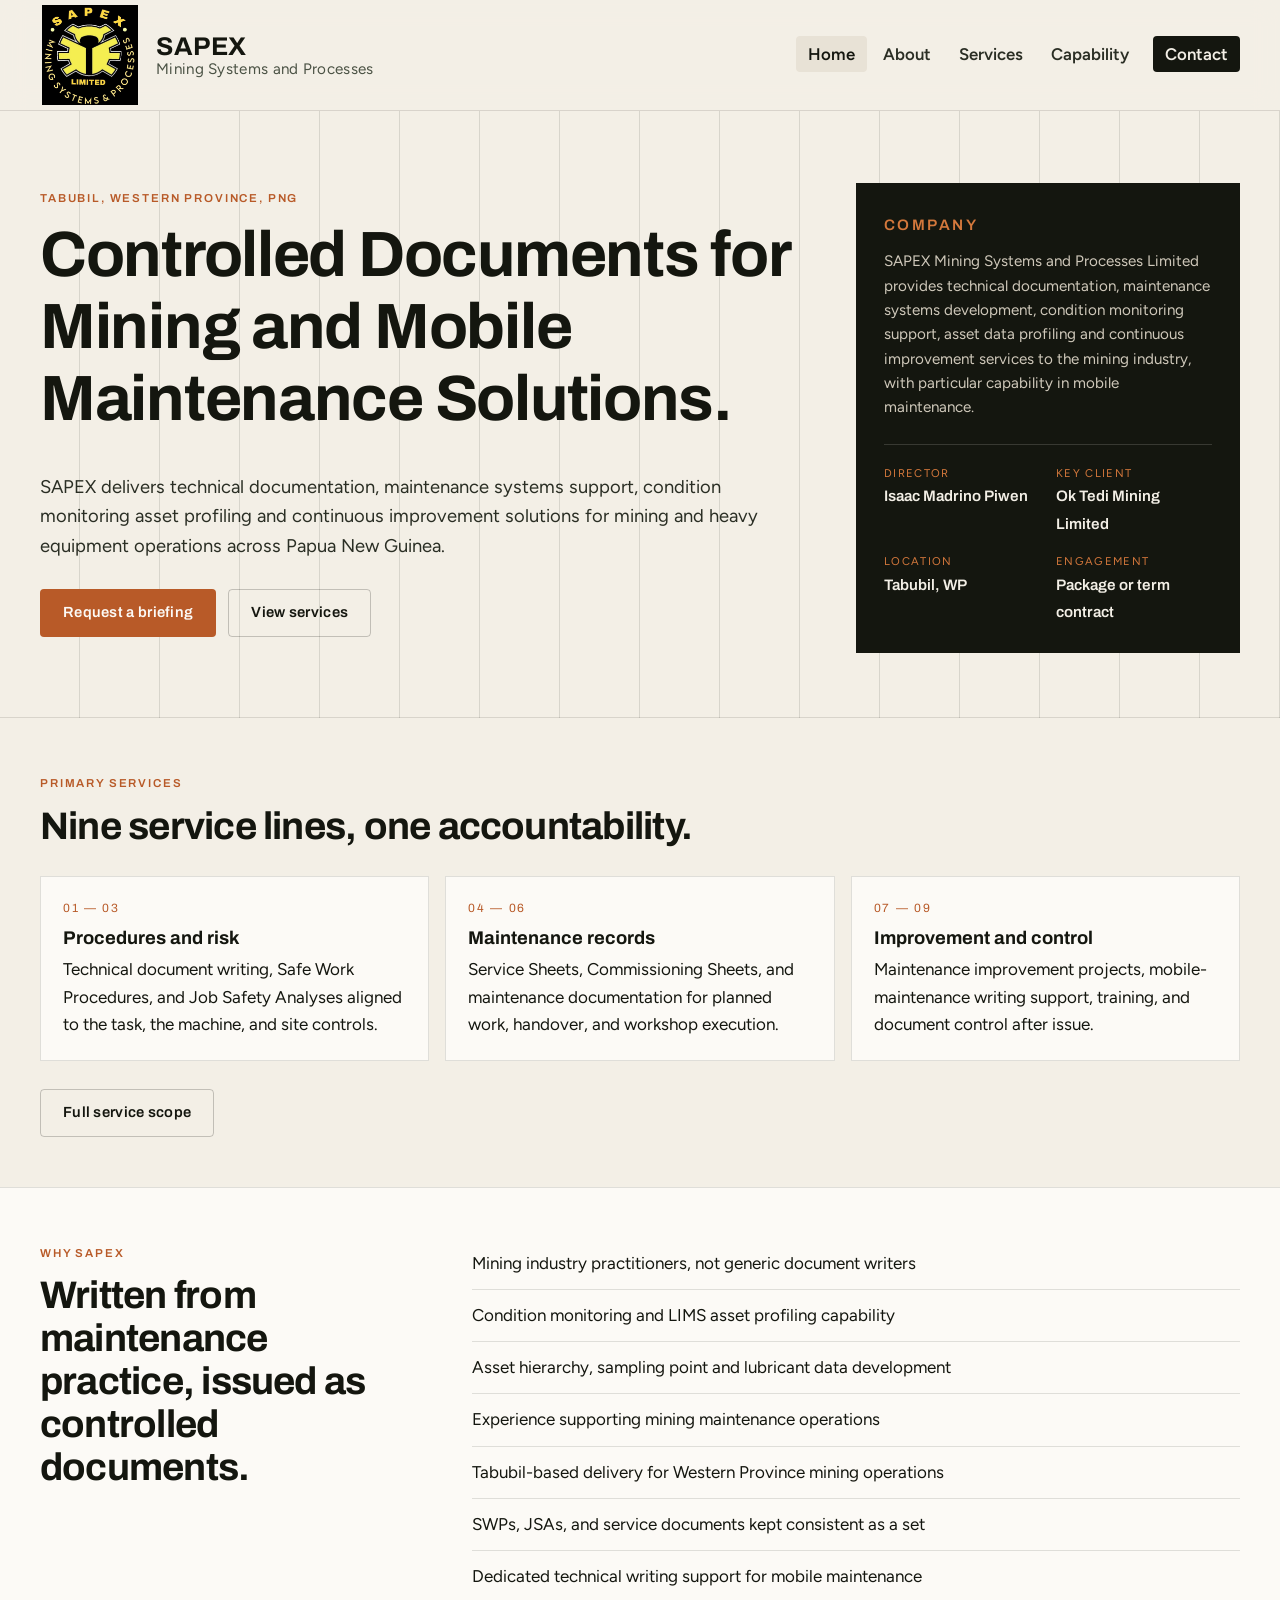
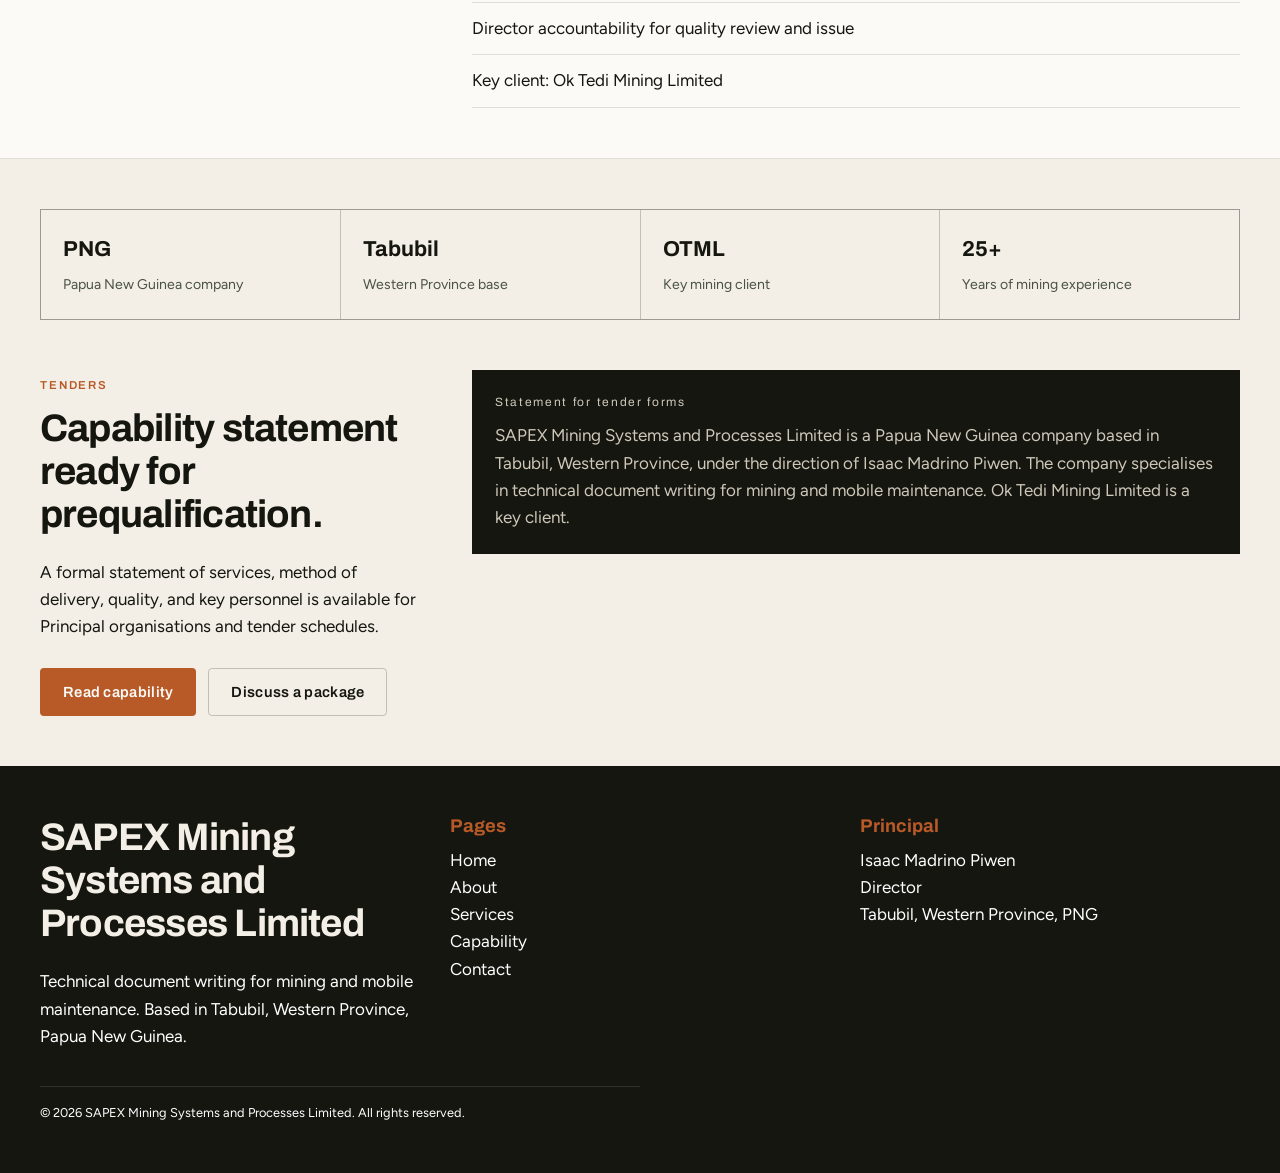
<file: index.html>
<!DOCTYPE html>
<html lang="en-PG">
<head>
  <meta charset="utf-8">
  <meta name="viewport" content="width=device-width, initial-scale=1">
  <title>SAPEX Mining Systems and Processes Limited</title>
  <meta name="description" content="Papua New Guinea technical document writing for mining and mobile maintenance: SWPs, JSAs, service sheets, commissioning sheets, and document control. Based in Tabubil.">
  <link rel="icon" href="assets/img/logo.svg" type="image/svg+xml">
  <link rel="preconnect" href="https://fonts.googleapis.com">
  <link rel="preconnect" href="https://fonts.gstatic.com" crossorigin>
  <link href="https://fonts.googleapis.com/css2?family=Archivo:wght@600;700&family=Figtree:wght@400;600&display=swap" rel="stylesheet">
  <link rel="stylesheet" href="assets/css/styles.css">
</head>
<body>
  <header class="site-header" id="site-header"></header>

  <main>
    <section class="hero">
      <div class="wrap hero-grid">
        <div>
          <p class="eyebrow">Tabubil, Western Province, PNG</p>
          <h1>Controlled Documents for Mining and Mobile Maintenance Solutions.</h1>
          <p class="lede">SAPEX delivers technical documentation, maintenance systems support, condition monitoring asset profiling and continuous improvement solutions for mining and heavy equipment operations across Papua New Guinea.</p>
          <div class="btn-row">
            <a class="btn btn-primary" href="contact.html">Request a briefing</a>
            <a class="btn btn-ghost" href="services.html">View services</a>
          </div>
        </div>
        <aside class="hero-panel">
          <div>
            <p class="eyebrow" style="color:#d4783c">Company</p>
            <p>SAPEX Mining Systems and Processes Limited provides technical documentation, maintenance systems development, condition monitoring support, asset data profiling and continuous improvement services to the mining industry, with particular capability in mobile maintenance.</p>
          </div>
          <div class="hero-meta">
            <div><span>Director</span><strong>Isaac Madrino Piwen</strong></div>
            <div><span>Key client</span><strong>Ok Tedi Mining Limited</strong></div>
            <div><span>Location</span><strong>Tabubil, WP</strong></div>
            <div><span>Engagement</span><strong>Package or term contract</strong></div>
          </div>
        </aside>
      </div>
    </section>

    <section class="section">
      <div class="wrap">
        <p class="eyebrow">Primary services</p>
        <h2>Nine service lines, one accountability.</h2>
        <div class="cards" style="margin-top:28px">
          <article class="card">
            <p class="num">01 — 03</p>
            <h3>Procedures and risk</h3>
            <p>Technical document writing, Safe Work Procedures, and Job Safety Analyses aligned to the task, the machine, and site controls.</p>
          </article>
          <article class="card">
            <p class="num">04 — 06</p>
            <h3>Maintenance records</h3>
            <p>Service Sheets, Commissioning Sheets, and maintenance documentation for planned work, handover, and workshop execution.</p>
          </article>
          <article class="card">
            <p class="num">07 — 09</p>
            <h3>Improvement and control</h3>
            <p>Maintenance improvement projects, mobile-maintenance writing support, training, and document control after issue.</p>
          </article>
        </div>
        <div class="btn-row">
          <a class="btn btn-ghost" href="services.html">Full service scope</a>
        </div>
      </div>
    </section>

<section class="section section-muted">
  <div class="wrap split">

    <div>
      <p class="eyebrow">Why SAPEX</p>
      <h2>Written from maintenance practice, issued as controlled documents.</h2>
    </div>

    <div>
      <ul class="list-plain">
        <li><span>Mining industry practitioners, not generic document writers</span></li>
        <li><span>Condition monitoring and LIMS asset profiling capability</span></li>
        <li><span>Asset hierarchy, sampling point and lubricant data development</span></li>
        <li><span>Experience supporting mining maintenance operations</span></li>
        <li><span>Tabubil-based delivery for Western Province mining operations</span></li>
        <li><span>SWPs, JSAs, and service documents kept consistent as a set</span></li>
        <li><span>Dedicated technical writing support for mobile maintenance</span></li>
        <li><span>Director accountability for quality review and issue</span></li>
        <li><span>Key client: Ok Tedi Mining Limited</span></li>
      </ul>
    </div>

  </div>
</section>

<section class="section">
  <div class="wrap">
    <div class="stat-row">
      <div class="stat"><b>PNG</b><span>Papua New Guinea company</span></div>
      <div class="stat"><b>Tabubil</b><span>Western Province base</span></div>
      <div class="stat"><b>OTML</b><span>Key mining client</span></div>
      <div class="stat"><b>25+</b><span>Years of mining experience</span></div>
    </div>
  </div>
</section>
      <section class="section" style="padding-top:0">
<div class="wrap split">
        <div>
          <p class="eyebrow">Tenders</p>
          <h2>Capability statement ready for prequalification.</h2>
          <p>A formal statement of services, method of delivery, quality, and key personnel is available for Principal organisations and tender schedules.</p>
          <div class="btn-row">
            <a class="btn btn-primary" href="capability.html">Read capability</a>
            <a class="btn btn-ghost" href="contact.html">Discuss a package</a>
          </div>
        </div>
        <article class="card card-dark">
          <p class="num">Statement for tender forms</p>
          <p>SAPEX Mining Systems and Processes Limited is a Papua New Guinea company based in Tabubil, Western Province, under the direction of Isaac Madrino Piwen. The company specialises in technical document writing for mining and mobile maintenance. Ok Tedi Mining Limited is a key client.</p>
        </article>
      </div>
    </section>
  </main>

  <footer class="site-footer" id="site-footer"></footer>
  <script src="assets/js/main.js"></script>
</body>
</html>
</file>
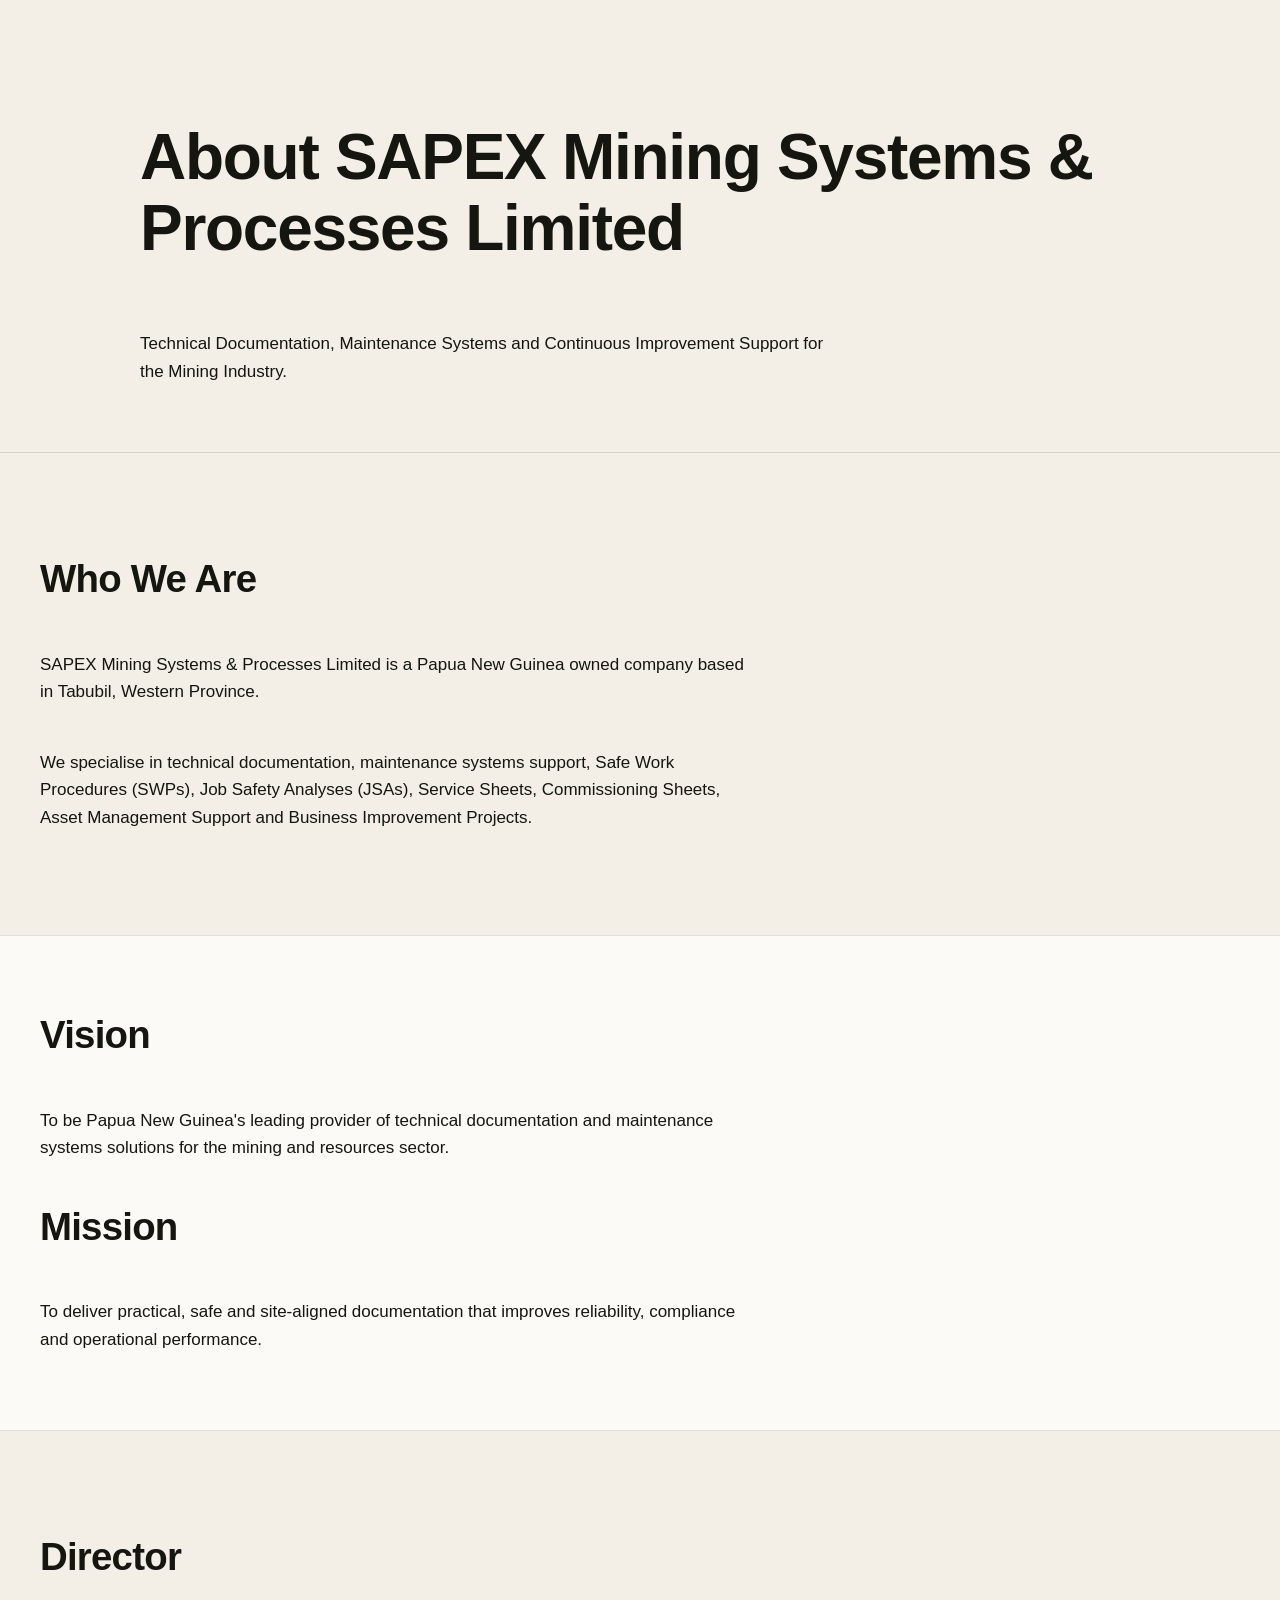
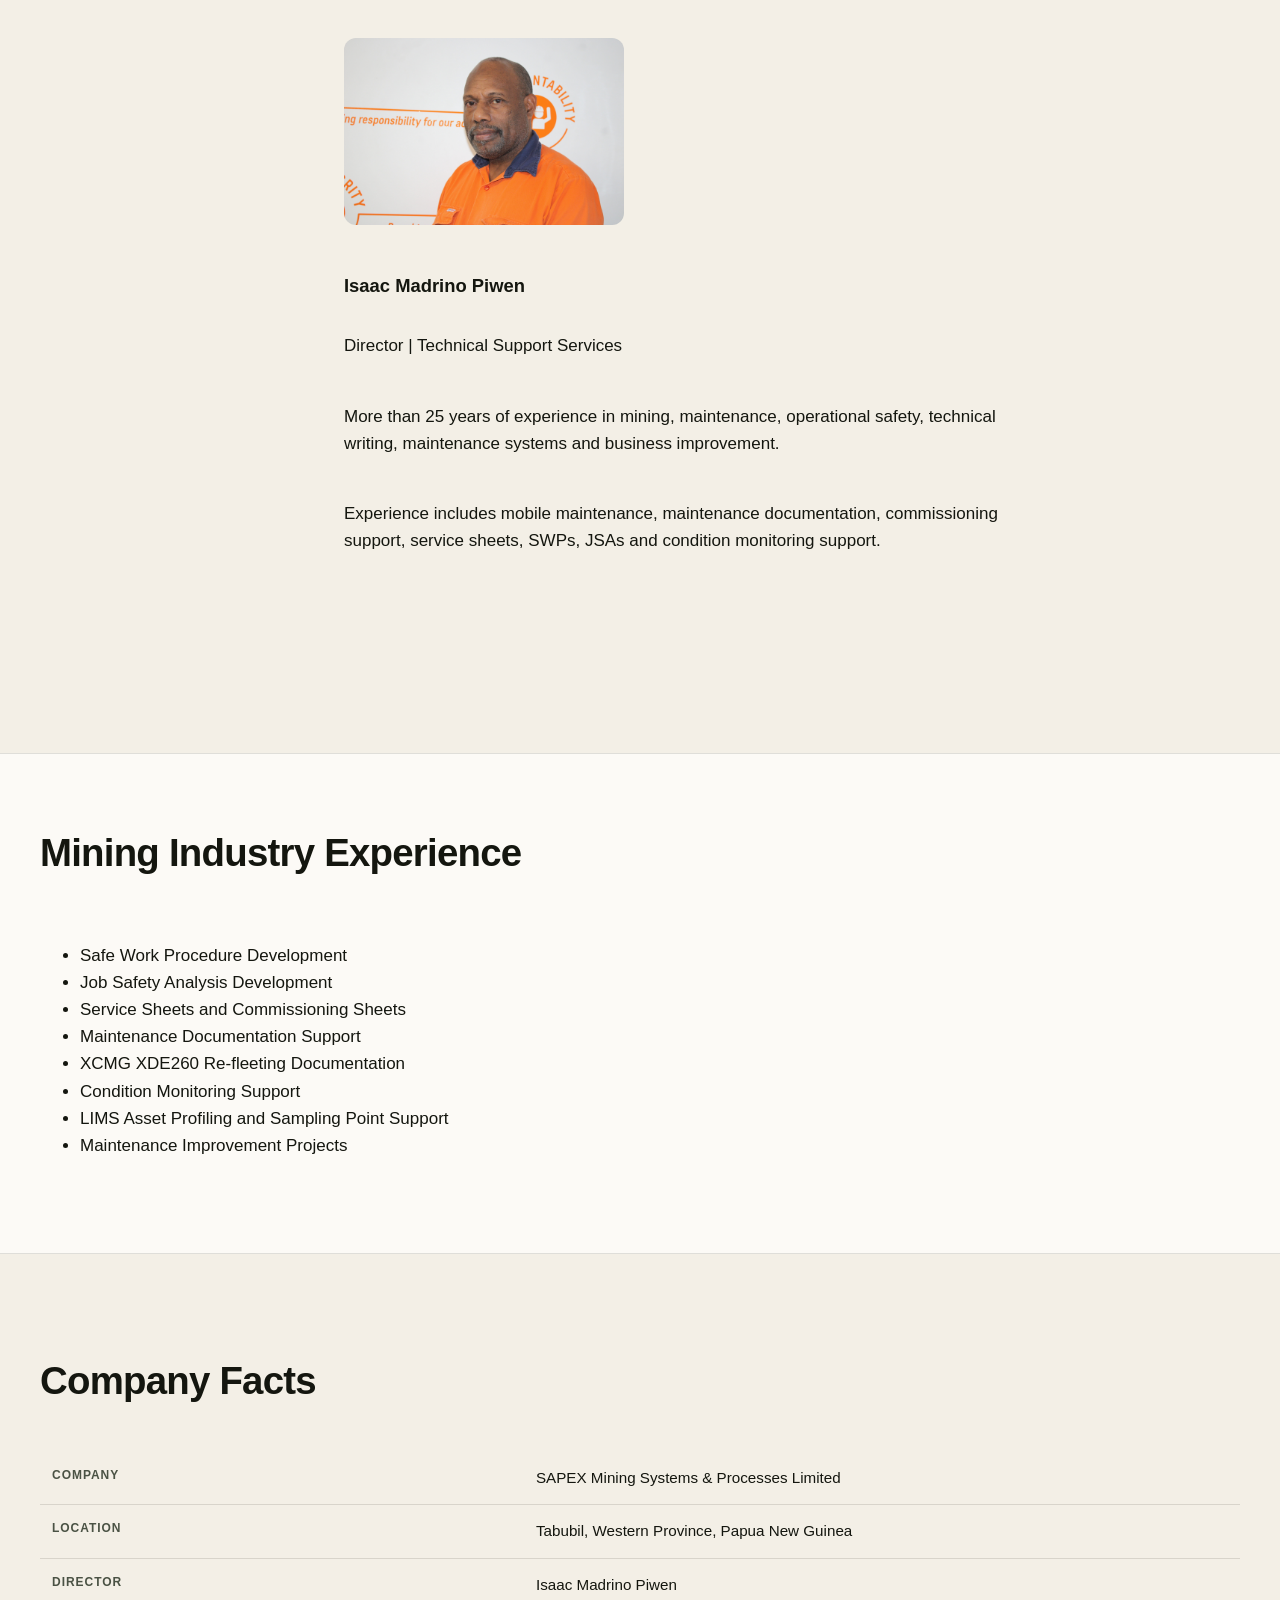
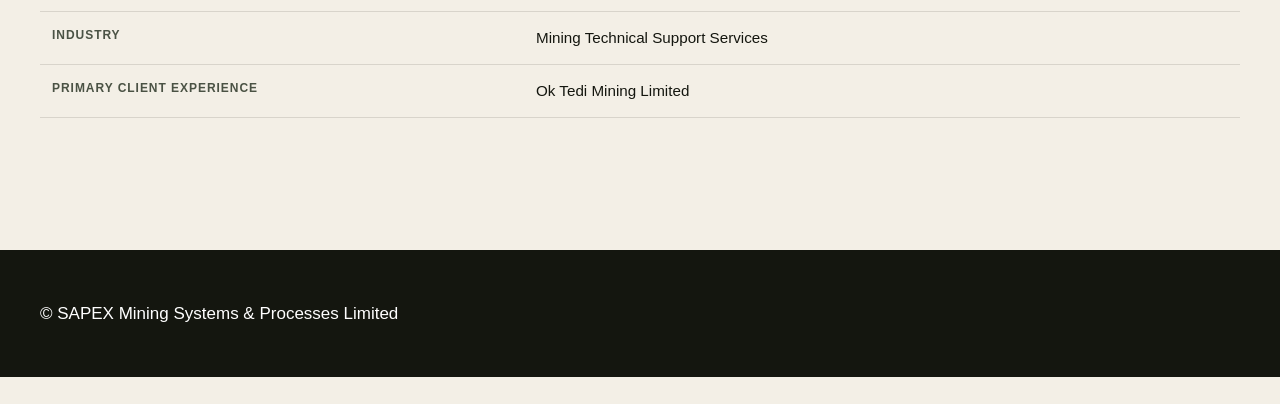
<file: about.html>
<!DOCTYPE html>
<html lang="en-PG">
 
<head>
<meta charset="UTF-8">
<meta name="viewport" content="width=device-width, initial-scale=1.0">
 
<title>About SAPEX</title>
 
<link rel="stylesheet" href="assets/css/styles.css">
</head>
 
<body>

<main>
 
<section class="page-hero">
<div class="wrap">
 
<h1>About SAPEX Mining Systems & Processes Limited</h1>
 
<p>
Technical Documentation, Maintenance Systems and
Continuous Improvement Support for the Mining Industry.
</p>
 
</div>
</section>
 
<section class="section">
<div class="wrap">
 
<h2>Who We Are</h2>
 
<p>
SAPEX Mining Systems & Processes Limited is a Papua New
Guinea owned company based in Tabubil, Western Province.
</p>
 
<p>
We specialise in technical documentation, maintenance
systems support, Safe Work Procedures (SWPs), Job Safety
Analyses (JSAs), Service Sheets, Commissioning Sheets,
Asset Management Support and Business Improvement Projects.
</p>
 
</div>
</section>
 
<section class="section section-muted">
<div class="wrap">
 
<h2>Vision</h2>
 
<p>
To be Papua New Guinea's leading provider of technical
documentation and maintenance systems solutions for the
mining and resources sector.
</p>
 
<h2>Mission</h2>
 
<p>
To deliver practical, safe and site-aligned documentation
that improves reliability, compliance and operational
performance.
</p>
 
</div>
</section>
 
<section class="section">
<div class="wrap">
 
<h2>Director</h2>
 
<div class="director-profile">
 
<img src="assets/img/isaac-piwen.jpg"
alt="Isaac Madrino Piwen">
 
<div>
 
<h3>Isaac Madrino Piwen</h3>
 
<p>
Director | Technical Support Services
</p>
 
<p>
More than 25 years of experience in mining,
maintenance, operational safety, technical writing,
maintenance systems and business improvement.
</p>
 
<p>
Experience includes mobile maintenance,
maintenance documentation, commissioning support,
service sheets, SWPs, JSAs and condition
monitoring support.
</p>
 
</div>
 
</div>
 
</div>
</section>
 
<section class="section section-muted">
<div class="wrap">
 
<h2>Mining Industry Experience</h2>
 
<ul>
<li>Safe Work Procedure Development</li>
<li>Job Safety Analysis Development</li>
<li>Service Sheets and Commissioning Sheets</li>
<li>Maintenance Documentation Support</li>
<li>XCMG XDE260 Re-fleeting Documentation</li>
<li>Condition Monitoring Support</li>
<li>LIMS Asset Profiling and Sampling Point Support</li>
<li>Maintenance Improvement Projects</li>
</ul>
 
</div>
</section>
 
<section class="section">
<div class="wrap">
 
<h2>Company Facts</h2>
 
<table>
 
<tr>
<th>Company</th>
<td>SAPEX Mining Systems & Processes Limited</td>
</tr>
 
<tr>
<th>Location</th>
<td>Tabubil, Western Province, Papua New Guinea</td>
</tr>
 
<tr>
<th>Director</th>
<td>Isaac Madrino Piwen</td>
</tr>
 
<tr>
<th>Industry</th>
<td>Mining Technical Support Services</td>
</tr>
 
<tr>
<th>Primary Client Experience</th>
<td>Ok Tedi Mining Limited</td>
</tr>
 
</table>
 
</div>
</section>
 
</main>
 
<footer class="site-footer">
<div class="wrap">
<p>
© SAPEX Mining Systems & Processes Limited
</p>
</div>
</footer>
 
<script src="assets/js/main.js"></script>
 
</body>
 
</html>
</file>
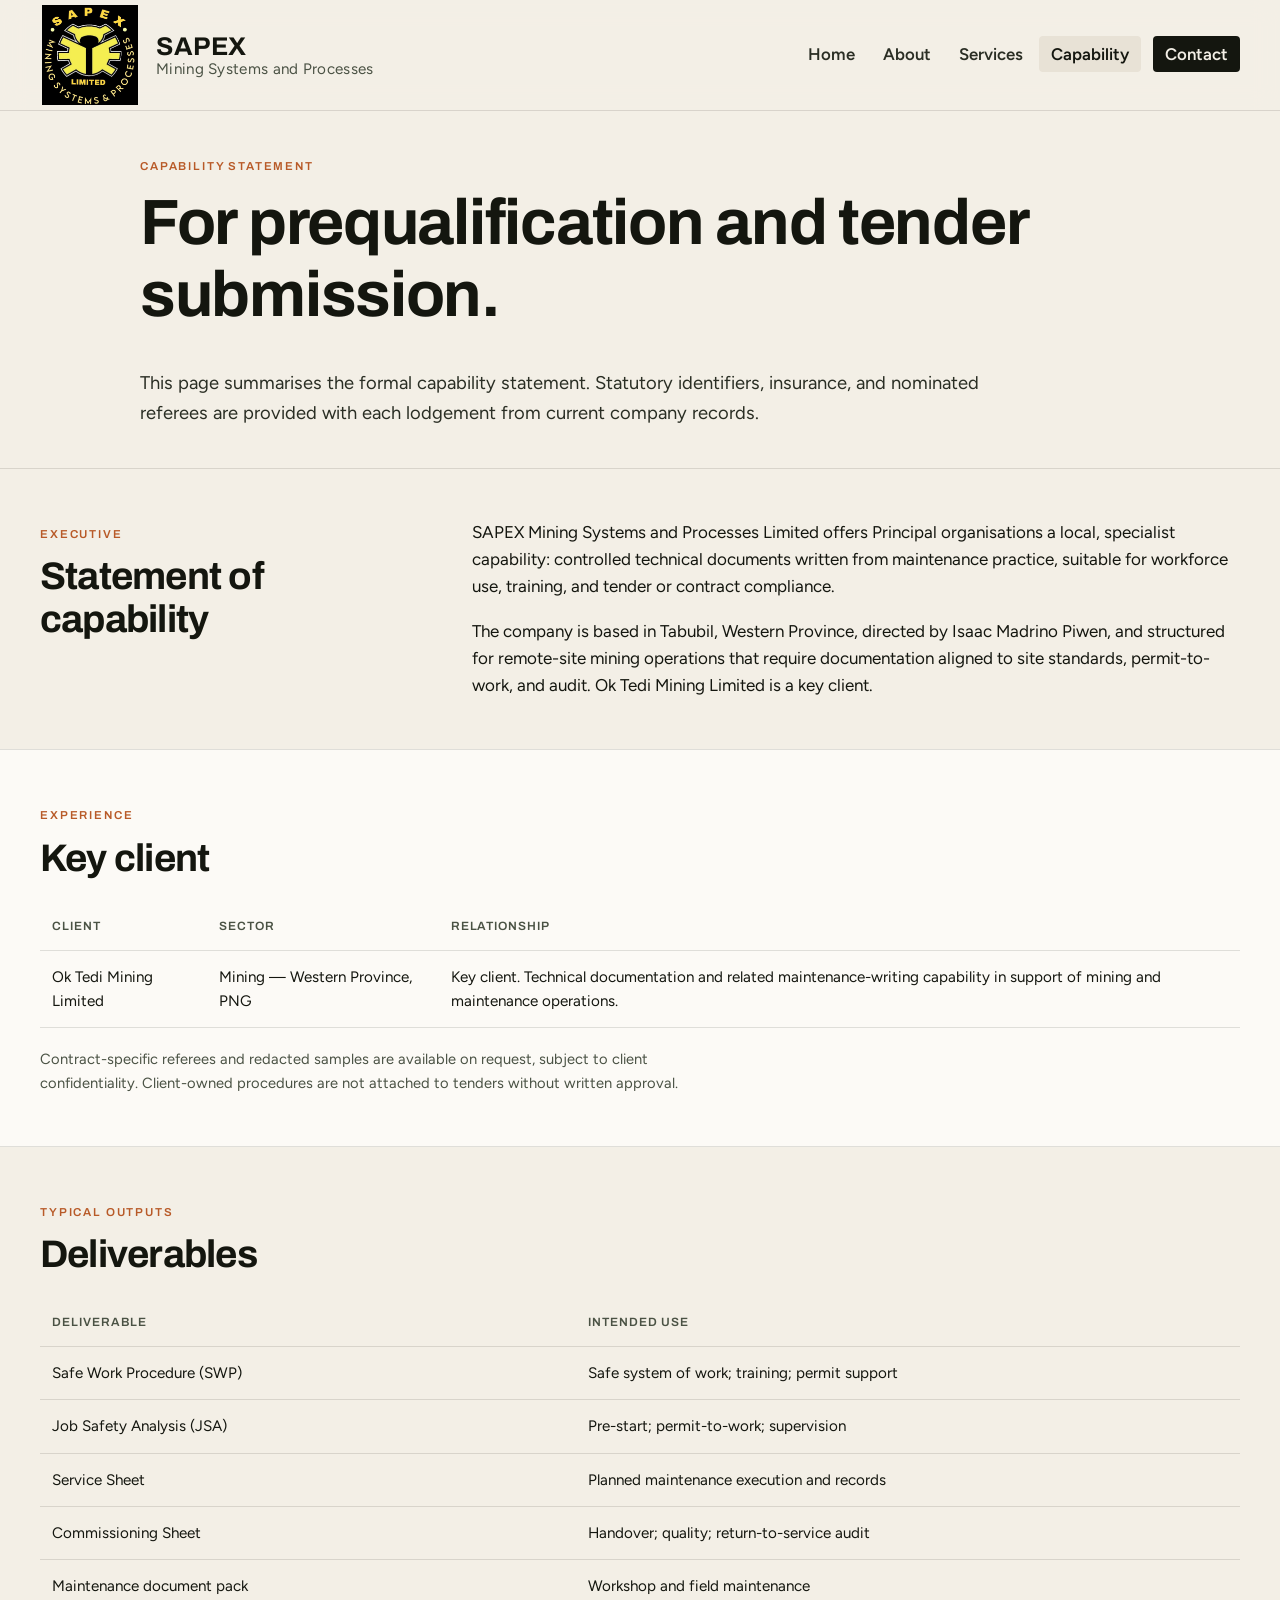
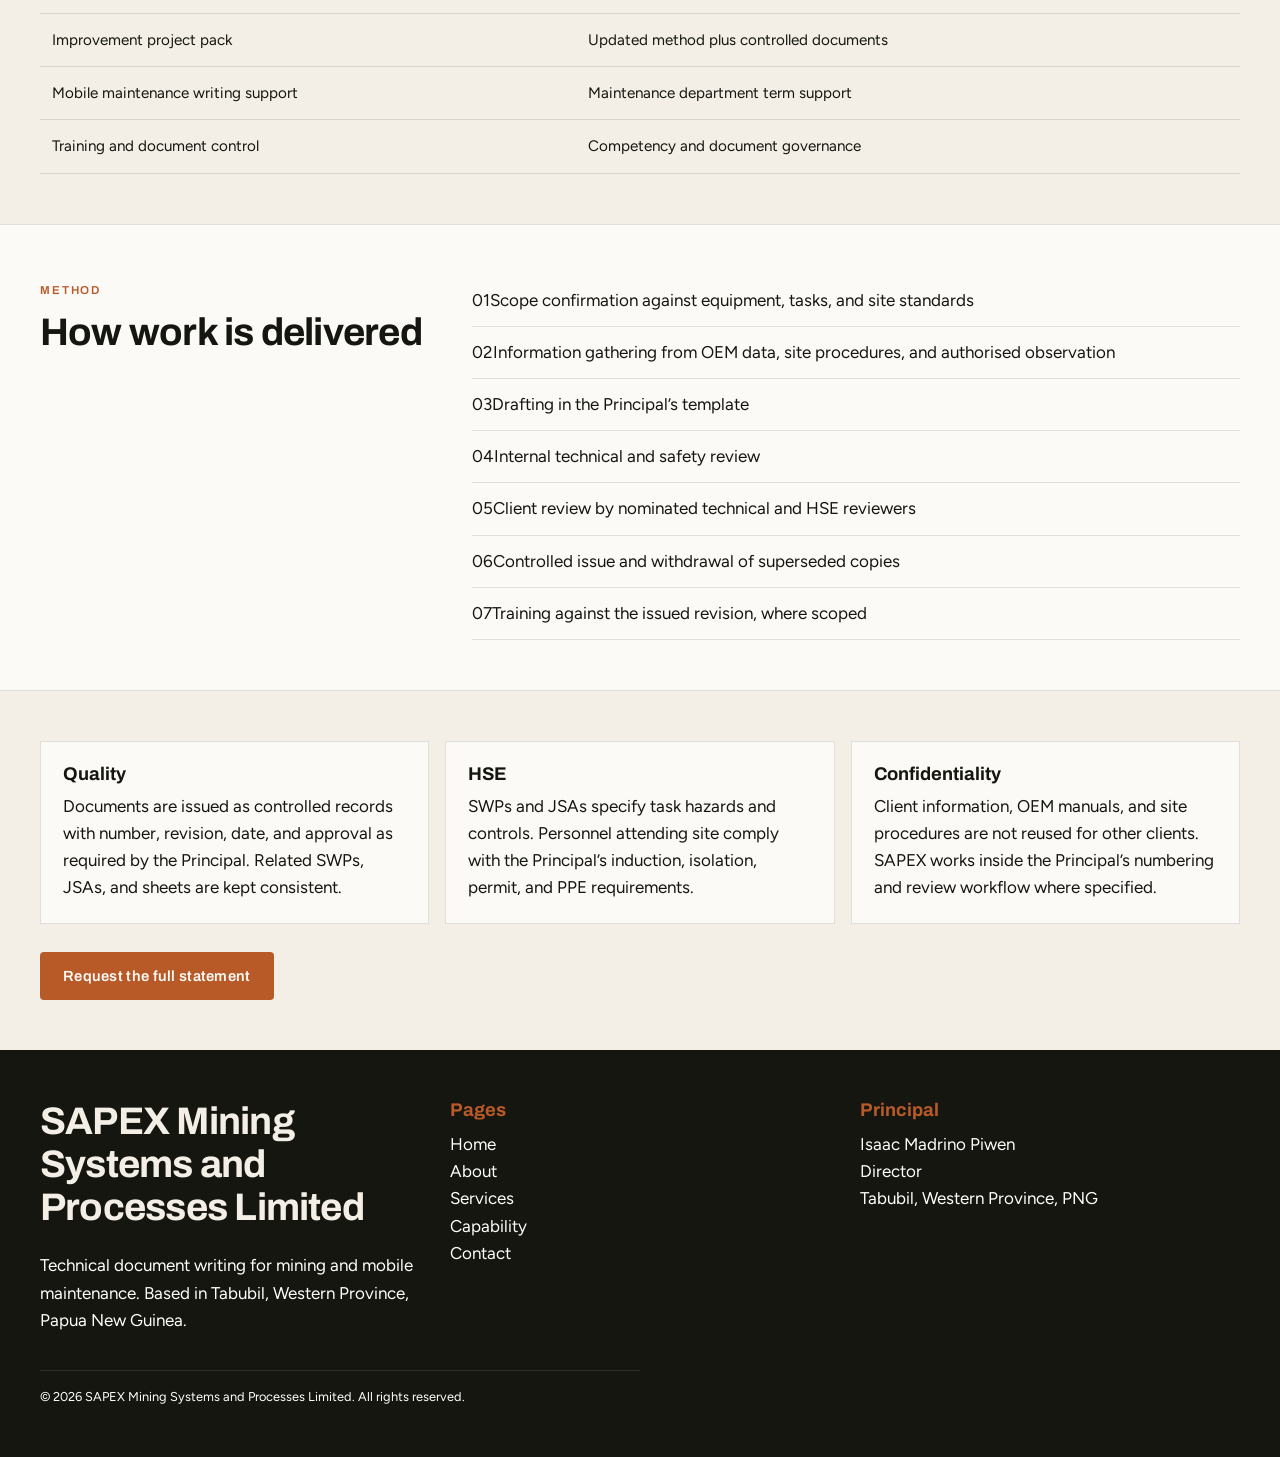
<file: capability.html>
<!DOCTYPE html>
<html lang="en-PG">
<head>
  <meta charset="utf-8">
  <meta name="viewport" content="width=device-width, initial-scale=1">
  <title>Capability — SAPEX Mining Systems and Processes Limited</title>
  <meta name="description" content="SAPEX capability statement for tenders: method of delivery, quality, HSE, key personnel, and Ok Tedi Mining Limited as key client.">
  <link rel="icon" href="assets/img/logo.svg" type="image/svg+xml">
  <link rel="preconnect" href="https://fonts.googleapis.com">
  <link rel="preconnect" href="https://fonts.gstatic.com" crossorigin>
  <link href="https://fonts.googleapis.com/css2?family=Archivo:wght@600;700&family=Figtree:wght@400;600&display=swap" rel="stylesheet">
  <link rel="stylesheet" href="assets/css/styles.css">
</head>
<body>
  <header class="site-header" id="site-header"></header>
  <main>
    <section class="page-hero">
      <div class="wrap">
        <p class="eyebrow">Capability statement</p>
        <h1>For prequalification and tender submission.</h1>
        <p class="lede">This page summarises the formal capability statement. Statutory identifiers, insurance, and nominated referees are provided with each lodgement from current company records.</p>
      </div>
    </section>

    <section class="section">
      <div class="wrap split">
        <div>
          <p class="eyebrow">Executive</p>
          <h2>Statement of capability</h2>
        </div>
        <div>
          <p>SAPEX Mining Systems and Processes Limited offers Principal organisations a local, specialist capability: controlled technical documents written from maintenance practice, suitable for workforce use, training, and tender or contract compliance.</p>
          <p>The company is based in Tabubil, Western Province, directed by Isaac Madrino Piwen, and structured for remote-site mining operations that require documentation aligned to site standards, permit-to-work, and audit. Ok Tedi Mining Limited is a key client.</p>
        </div>
      </div>
    </section>

    <section class="section section-muted">
      <div class="wrap">
        <p class="eyebrow">Experience</p>
        <h2>Key client</h2>
        <table>
          <thead>
            <tr><th>Client</th><th>Sector</th><th>Relationship</th></tr>
          </thead>
          <tbody>
            <tr>
              <td>Ok Tedi Mining Limited</td>
              <td>Mining — Western Province, PNG</td>
              <td>Key client. Technical documentation and related maintenance-writing capability in support of mining and maintenance operations.</td>
            </tr>
          </tbody>
        </table>
        <p style="margin-top:20px;color:var(--slate);font-size:0.92rem">Contract-specific referees and redacted samples are available on request, subject to client confidentiality. Client-owned procedures are not attached to tenders without written approval.</p>
      </div>
    </section>

    <section class="section">
      <div class="wrap">
        <p class="eyebrow">Typical outputs</p>
        <h2>Deliverables</h2>
        <table>
          <thead>
            <tr><th>Deliverable</th><th>Intended use</th></tr>
          </thead>
          <tbody>
            <tr><td>Safe Work Procedure (SWP)</td><td>Safe system of work; training; permit support</td></tr>
            <tr><td>Job Safety Analysis (JSA)</td><td>Pre-start; permit-to-work; supervision</td></tr>
            <tr><td>Service Sheet</td><td>Planned maintenance execution and records</td></tr>
            <tr><td>Commissioning Sheet</td><td>Handover; quality; return-to-service audit</td></tr>
            <tr><td>Maintenance document pack</td><td>Workshop and field maintenance</td></tr>
            <tr><td>Improvement project pack</td><td>Updated method plus controlled documents</td></tr>
            <tr><td>Mobile maintenance writing support</td><td>Maintenance department term support</td></tr>
            <tr><td>Training and document control</td><td>Competency and document governance</td></tr>
          </tbody>
        </table>
      </div>
    </section>

    <section class="section section-muted">
      <div class="wrap split">
        <div>
          <p class="eyebrow">Method</p>
          <h2>How work is delivered</h2>
        </div>
        <ol class="list-plain" style="padding:0;margin:0">
          <li><span>01</span><span>Scope confirmation against equipment, tasks, and site standards</span></li>
          <li><span>02</span><span>Information gathering from OEM data, site procedures, and authorised observation</span></li>
          <li><span>03</span><span>Drafting in the Principal’s template</span></li>
          <li><span>04</span><span>Internal technical and safety review</span></li>
          <li><span>05</span><span>Client review by nominated technical and HSE reviewers</span></li>
          <li><span>06</span><span>Controlled issue and withdrawal of superseded copies</span></li>
          <li><span>07</span><span>Training against the issued revision, where scoped</span></li>
        </ol>
      </div>
    </section>

    <section class="section">
      <div class="wrap">
        <div class="cards">
          <article class="card">
            <h3>Quality</h3>
            <p>Documents are issued as controlled records with number, revision, date, and approval as required by the Principal. Related SWPs, JSAs, and sheets are kept consistent.</p>
          </article>
          <article class="card">
            <h3>HSE</h3>
            <p>SWPs and JSAs specify task hazards and controls. Personnel attending site comply with the Principal’s induction, isolation, permit, and PPE requirements.</p>
          </article>
          <article class="card">
            <h3>Confidentiality</h3>
            <p>Client information, OEM manuals, and site procedures are not reused for other clients. SAPEX works inside the Principal’s numbering and review workflow where specified.</p>
          </article>
        </div>
        <div class="btn-row">
          <a class="btn btn-primary" href="contact.html">Request the full statement</a>
        </div>
      </div>
    </section>
  </main>
  <footer class="site-footer" id="site-footer"></footer>
  <script src="assets/js/main.js"></script>
</body>
</html>
</file>
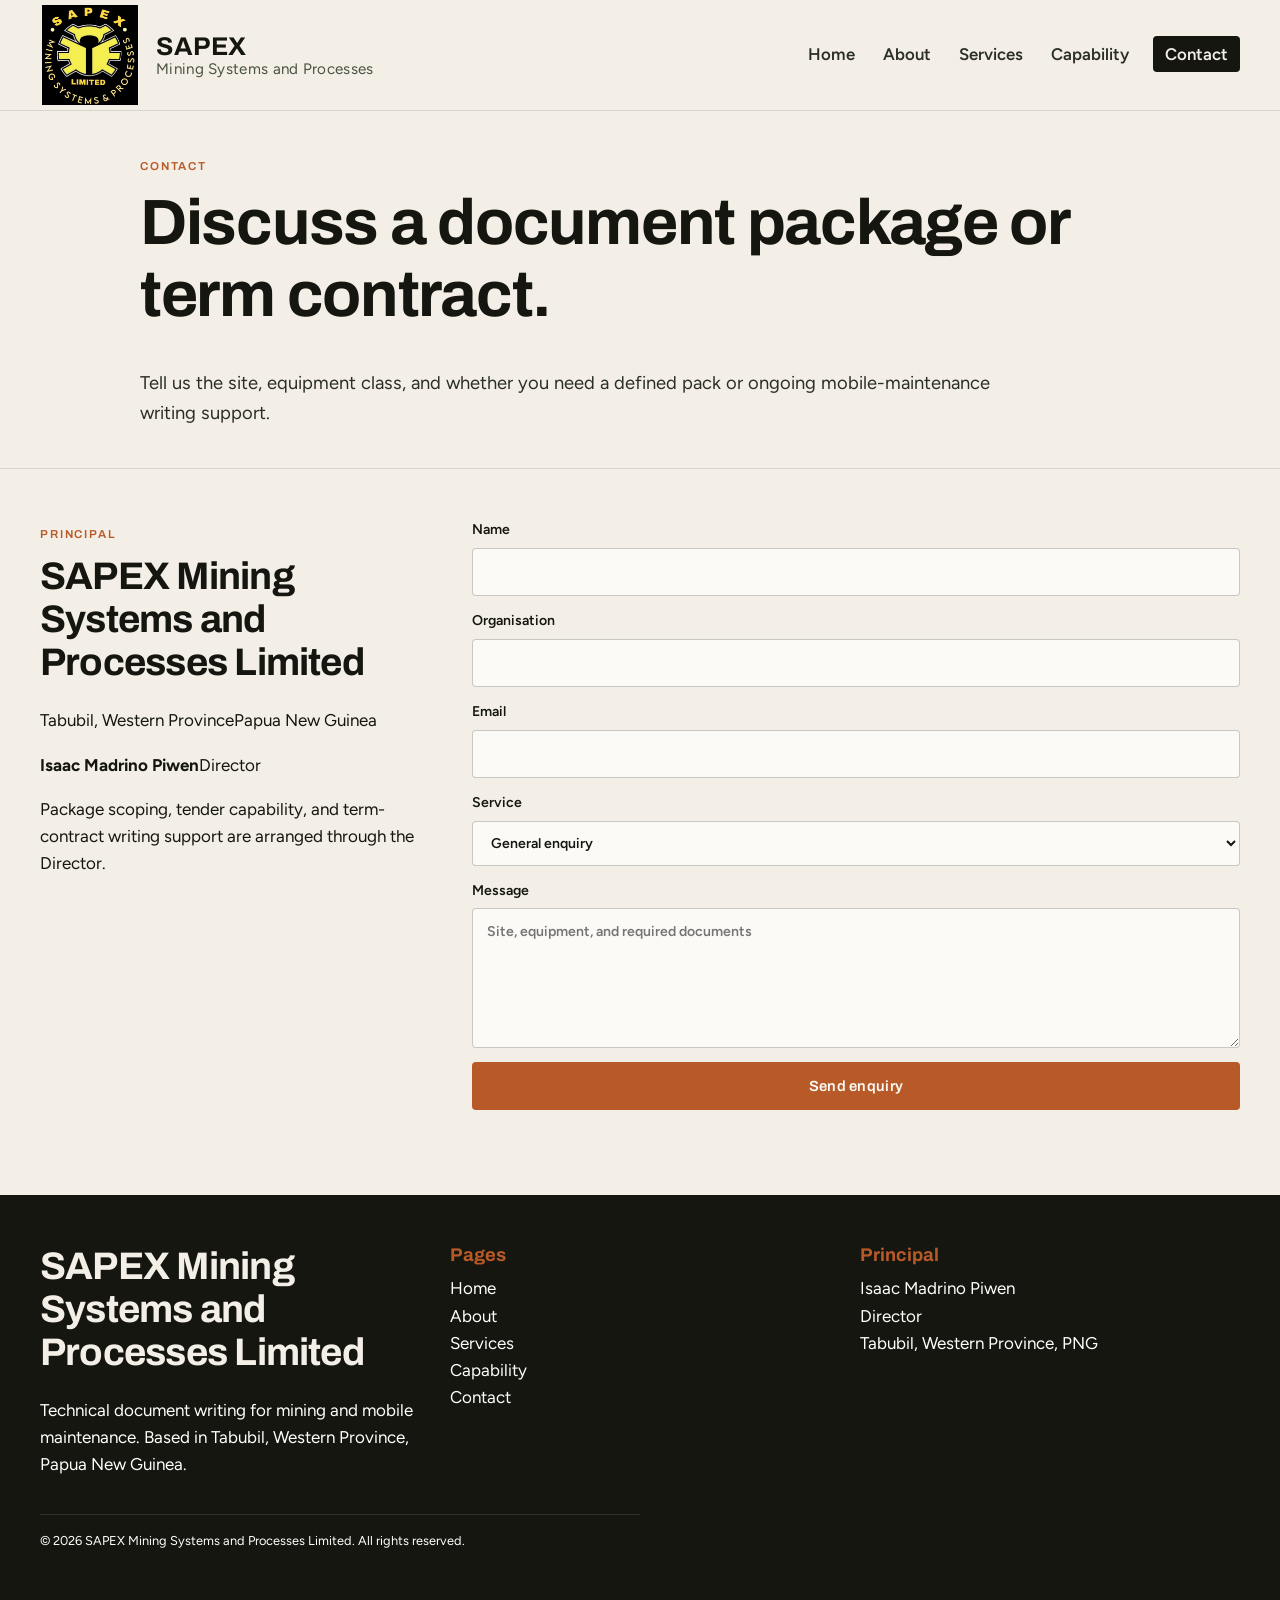
<file: contact.html>
<!DOCTYPE html>
<html lang="en-PG">
<head>
  <meta charset="utf-8">
  <meta name="viewport" content="width=device-width, initial-scale=1">
  <title>Contact — SAPEX Mining Systems and Processes Limited</title>
  <meta name="description" content="Contact SAPEX Mining Systems and Processes Limited in Tabubil, Western Province, Papua New Guinea. Director Isaac Madrino Piwen.">
  <link rel="icon" href="assets/img/logo.svg" type="image/svg+xml">
  <link rel="preconnect" href="https://fonts.googleapis.com">
  <link rel="preconnect" href="https://fonts.gstatic.com" crossorigin>
  <link href="https://fonts.googleapis.com/css2?family=Archivo:wght@600;700&family=Figtree:wght@400;600&display=swap" rel="stylesheet">
  <link rel="stylesheet" href="assets/css/styles.css">
</head>
<body>
  <header class="site-header" id="site-header"></header>
  <main>
    <section class="page-hero">
      <div class="wrap">
        <p class="eyebrow">Contact</p>
        <h1>Discuss a document package or term contract.</h1>
        <p class="lede">Tell us the site, equipment class, and whether you need a defined pack or ongoing mobile-maintenance writing support.</p>
      </div>
    </section>

    <section class="section">
      <div class="wrap split">
        <div>
          <p class="eyebrow">Principal</p>
          <h2>SAPEX Mining Systems and Processes Limited</h2>
          <p>Tabubil, Western ProvincePapua New Guinea</p>
          <p><strong>Isaac Madrino Piwen</strong>Director</p>
          <p>Package scoping, tender capability, and term-contract writing support are arranged through the Director.</p>
        </div>
        <form class="form" id="enquiry-form" novalidate>
          <label>Name
            <input name="name" type="text" autocomplete="name" required>
          </label>
          <label>Organisation
            <input name="organisation" type="text" autocomplete="organization">
          </label>
          <label>Email
            <input name="email" type="email" autocomplete="email" required>
          </label>
          <label>Service
            <select name="service">
              <option value="General enquiry">General enquiry</option>
              <option>Technical document writing</option>
              <option>Safe Work Procedures (SWPs)</option>
              <option>Job Safety Analyses (JSAs)</option>
              <option>Service Sheets</option>
              <option>Commissioning Sheets</option>
              <option>Maintenance documentation</option>
              <option>Maintenance improvement projects</option>
              <option>Technical writing support for mobile maintenance</option>
              <option>Training and document control</option>
              <option>Tender / capability request</option>
            </select>
          </label>
          <label>Message
            <textarea name="message" required placeholder="Site, equipment, and required documents"></textarea>
          </label>
          <button class="btn btn-primary" type="submit">Send enquiry</button>
          <p class="form-status" id="form-status" role="status"></p>
        </form>
      </div>
    </section>
  </main>
  <footer class="site-footer" id="site-footer"></footer>
  <script src="assets/js/main.js"></script>
</body>
</html>
</file>
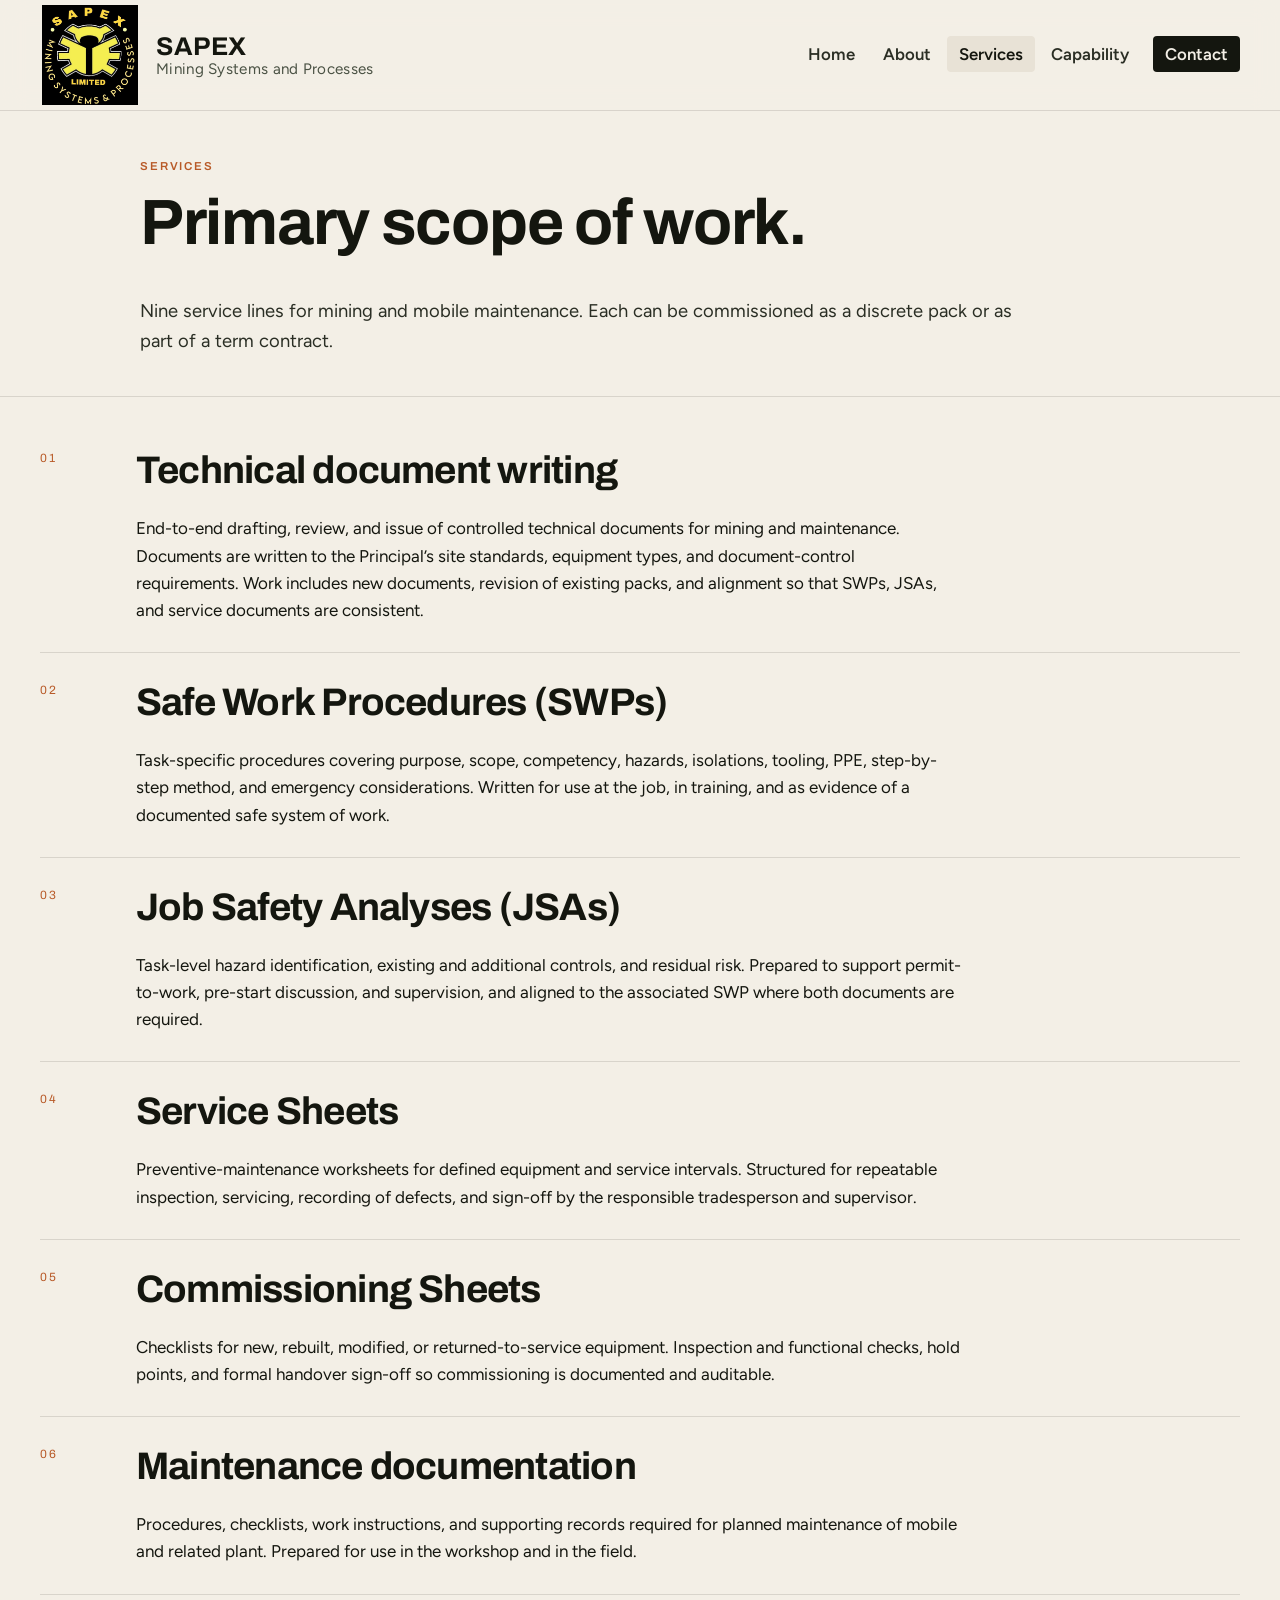
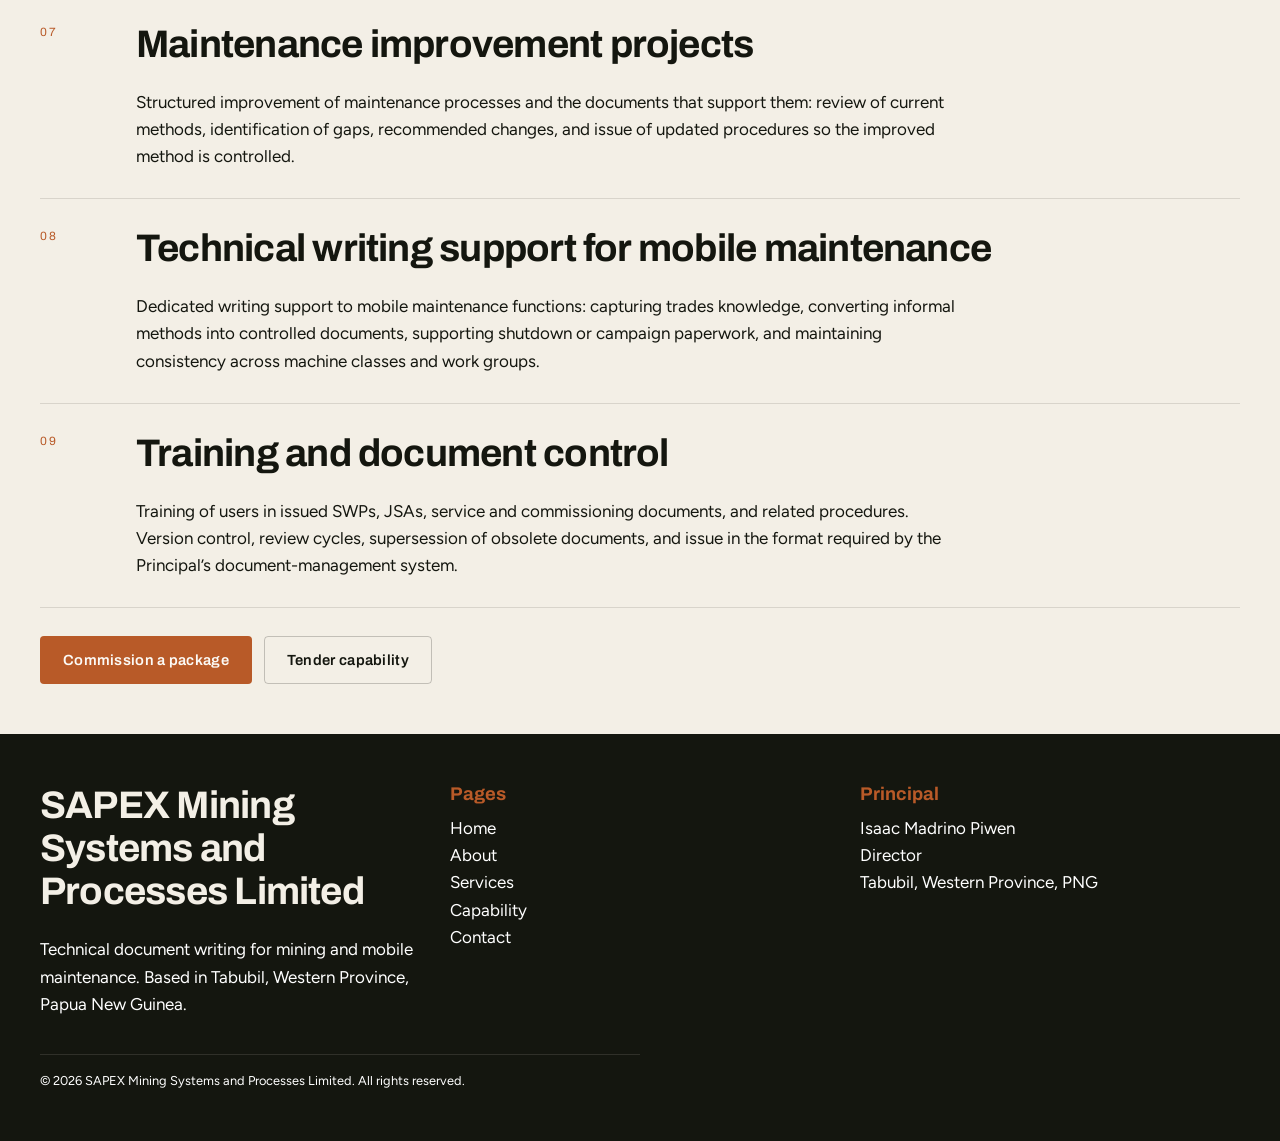
<file: services.html>
<!DOCTYPE html>
<html lang="en-PG">
<head>
  <meta charset="utf-8">
  <meta name="viewport" content="width=device-width, initial-scale=1">
  <title>Services — SAPEX Mining Systems and Processes Limited</title>
  <meta name="description" content="SAPEX services: technical document writing, SWPs, JSAs, service sheets, commissioning sheets, maintenance documentation, improvement projects, mobile maintenance support, training and document control.">
  <link rel="icon" href="assets/img/logo.svg" type="image/svg+xml">
  <link rel="preconnect" href="https://fonts.googleapis.com">
  <link rel="preconnect" href="https://fonts.gstatic.com" crossorigin>
  <link href="https://fonts.googleapis.com/css2?family=Archivo:wght@600;700&family=Figtree:wght@400;600&display=swap" rel="stylesheet">
  <link rel="stylesheet" href="assets/css/styles.css">
</head>
<body>
  <header class="site-header" id="site-header"></header>
  <main>
    <section class="page-hero">
      <div class="wrap">
        <p class="eyebrow">Services</p>
        <h1>Primary scope of work.</h1>
        <p class="lede">Nine service lines for mining and mobile maintenance. Each can be commissioned as a discrete pack or as part of a term contract.</p>
      </div>
    </section>

    <section class="section" style="padding-top:24px">
      <div class="wrap">
        <article class="service-block" id="technical-writing">
          <p class="num">01</p>
          <div>
            <h2>Technical document writing</h2>
            <p>End-to-end drafting, review, and issue of controlled technical documents for mining and maintenance. Documents are written to the Principal’s site standards, equipment types, and document-control requirements. Work includes new documents, revision of existing packs, and alignment so that SWPs, JSAs, and service documents are consistent.</p>
          </div>
        </article>
        <article class="service-block" id="swp">
          <p class="num">02</p>
          <div>
            <h2>Safe Work Procedures (SWPs)</h2>
            <p>Task-specific procedures covering purpose, scope, competency, hazards, isolations, tooling, PPE, step-by-step method, and emergency considerations. Written for use at the job, in training, and as evidence of a documented safe system of work.</p>
          </div>
        </article>
        <article class="service-block" id="jsa">
          <p class="num">03</p>
          <div>
            <h2>Job Safety Analyses (JSAs)</h2>
            <p>Task-level hazard identification, existing and additional controls, and residual risk. Prepared to support permit-to-work, pre-start discussion, and supervision, and aligned to the associated SWP where both documents are required.</p>
          </div>
        </article>
        <article class="service-block" id="service-sheets">
          <p class="num">04</p>
          <div>
            <h2>Service Sheets</h2>
            <p>Preventive-maintenance worksheets for defined equipment and service intervals. Structured for repeatable inspection, servicing, recording of defects, and sign-off by the responsible tradesperson and supervisor.</p>
          </div>
        </article>
        <article class="service-block" id="commissioning">
          <p class="num">05</p>
          <div>
            <h2>Commissioning Sheets</h2>
            <p>Checklists for new, rebuilt, modified, or returned-to-service equipment. Inspection and functional checks, hold points, and formal handover sign-off so commissioning is documented and auditable.</p>
          </div>
        </article>
        <article class="service-block" id="maintenance-docs">
          <p class="num">06</p>
          <div>
            <h2>Maintenance documentation</h2>
            <p>Procedures, checklists, work instructions, and supporting records required for planned maintenance of mobile and related plant. Prepared for use in the workshop and in the field.</p>
          </div>
        </article>
        <article class="service-block" id="improvement">
          <p class="num">07</p>
          <div>
            <h2>Maintenance improvement projects</h2>
            <p>Structured improvement of maintenance processes and the documents that support them: review of current methods, identification of gaps, recommended changes, and issue of updated procedures so the improved method is controlled.</p>
          </div>
        </article>
        <article class="service-block" id="mobile">
          <p class="num">08</p>
          <div>
            <h2>Technical writing support for mobile maintenance</h2>
            <p>Dedicated writing support to mobile maintenance functions: capturing trades knowledge, converting informal methods into controlled documents, supporting shutdown or campaign paperwork, and maintaining consistency across machine classes and work groups.</p>
          </div>
        </article>
        <article class="service-block" id="training">
          <p class="num">09</p>
          <div>
            <h2>Training and document control</h2>
            <p>Training of users in issued SWPs, JSAs, service and commissioning documents, and related procedures. Version control, review cycles, supersession of obsolete documents, and issue in the format required by the Principal’s document-management system.</p>
          </div>
        </article>
        <div class="btn-row">
          <a class="btn btn-primary" href="contact.html">Commission a package</a>
          <a class="btn btn-ghost" href="capability.html">Tender capability</a>
        </div>
      </div>
    </section>
  </main>
  <footer class="site-footer" id="site-footer"></footer>
  <script src="assets/js/main.js"></script>
</body>
</html>
</file>
<file: assets/css/styles.css>
:root {
  --ink: #14160f;
  --ink-soft: #2a2e24;
  --paper: #f3efe6;
  --paper-2: #e8e2d6;
  --white: #fcfaf6;
  --copper: #b85a28;
  --copper-2: #d4783c;
  --slate: #4a5244;
  --line: rgba(20, 22, 15, 0.12);
  --line-strong: rgba(20, 22, 15, 0.22);
  --max: 1200px;
  --nav-h: 110px;
  --shadow: none;
  --ease: cubic-bezier(0.22, 1, 0.36, 1);
  --font: "Figtree", "Segoe UI", sans-serif;
  --display: "Archivo", "Segoe UI", sans-serif;
}

*,
*::before,
*::after {
  box-sizing: border-box;
}

html {
  scroll-behavior: smooth;
}

body {
  margin: 0;
  font-family: var(--font);
  color: var(--ink);
  background: var(--paper);
  font-size: 17px;
  line-height: 1.6;
  min-height: 100vh;
}

img,
svg {
  max-width: 100%;
  display: block;
}

a {
  color: inherit;
  text-decoration: none;
}

h1,
h2,
h3,
h4 {
  font-family: var(--display);
  font-weight: 700;
  line-height: 1.12;
  letter-spacing: -0.02em;
  margin: 0 0 0.6em;
}

h1 {
  font-size: clamp(2.4rem, 5vw, 4.2rem);
}

h2 {
  font-size: clamp(1.7rem, 3vw, 2.4rem);
}

h3 {
  font-size: 1.15rem;
  letter-spacing: 0;
}

p {
  margin: 0 0 1em;
}

p:last-child {
  margin-bottom: 0;
}

.wrap {
  width: min(var(--max), calc(100% - 40px));
  margin-inline: auto;
}

.eyebrow {
  display: inline-block;
  font-family: var(--display);
  font-size: 0.72rem;
  font-weight: 600;
  letter-spacing: 0.16em;
  text-transform: uppercase;
  color: var(--copper);
  margin-bottom: 12px;
}

.lede {
  font-size: 1.15rem;
  color: var(--ink-soft);
  max-width: 42rem;
}

/* Header */
.site-header {
  position: sticky;
  top: 0;
  z-index: 40;
  background: rgba(243, 239, 230, 0.92);
  backdrop-filter: blur(12px);
  border-bottom: 1px solid var(--line);
}

.nav {
  height: var(--nav-h);
  display: flex;
  align-items: center;
  justify-content: space-between;
  gap: 24px;
}

.brand {
  display: flex;
  align-items: center;
  gap: 16px;
 }

.brand img {
  width: 100px;
  height: 100px;
   object-fit: contain;
}

.brand-text {
  display: flex;
  flex-direction: column;
  line-height: 1.1;
}

.brand-text strong {
  font-family: var(--display);
  font-size: 1.6rem;
  font-weight: 700;
  letter-spacing: 0.02em;
}

.brand-text span {
  font-size: 0.95rem;
  color: var(--slate);
  letter-spacing: 0.02em;
}

.nav-links {
  display: flex;
  align-items: center;
  gap: 4px;
  list-style: none;
  margin: 0;
  padding: 0;
}

.nav-links a {
  padding: 8px 12px;
  font-size: 1.05rem;
  font-weight: 600;
  color: var(--ink-soft);
  border-radius: 4px;
}

.nav-links a:hover,
.nav-links a[aria-current="page"] {
  color: var(--ink);
  background: var(--paper-2);
}

.nav-cta {
  background: var(--ink) !important;
  color: var(--paper) !important;
  margin-left: 8px;
}

.nav-cta:hover {
  background: var(--copper) !important;
}

.menu-toggle {
  display: none;
  border: 1px solid var(--line-strong);
  background: transparent;
  width: 44px;
  height: 44px;
  border-radius: 4px;
  cursor: pointer;
}

.menu-toggle span {
  display: block;
  width: 18px;
  height: 2px;
  background: var(--ink);
  margin: 4px auto;
}

/* Buttons */
.btn {
  display: inline-flex;
  align-items: center;
  justify-content: center;
  gap: 8px;
  min-height: 48px;
  padding: 0 22px;
  font-family: var(--display);
  font-weight: 600;
  font-size: 0.92rem;
  letter-spacing: 0.02em;
  border-radius: 4px;
  border: 1px solid transparent;
  cursor: pointer;

  transition: background 0.2s var(--ease),
  color 0.2s var(--ease);
}

.btn-primary {
  background: var(--copper);
  color: var(--white);
}

.btn-primary:hover {
  background: var(--ink);
}

.btn-ghost {
  background: transparent;
  color: var(--ink);
  border-color: var(--line-strong);
}

.btn-ghost:hover {
  background: var(--ink);
  color: var(--paper);
}

.btn-row {
  display: flex;
  flex-wrap: wrap;
  gap: 12px;
  margin-top: 28px;
}

/* Hero */
.hero {
  padding: 72px 0 64px;
  border-bottom: 1px solid var(--line);
  background:
    linear-gradient(90deg, transparent 79px, var(--line) 79px, var(--line) 80px, transparent 80px),
    linear-gradient(var(--paper), var(--paper));
  background-size: 80px 80px, auto;
}

.hero-grid {
  display: grid;
  grid-template-columns: 2fr 1fr;
  gap: 48px;
  align-items: start;
}

.hero-panel {
  background: var(--ink);
  color: var(--paper);
  padding: 28px;
  min-height: 280px;
  display: flex;
  flex-direction: column;
  justify-content: space-between;
}

.hero-panel p {
  color: #cfc8ba;
  font-size: 0.95rem;
}

.hero-meta {
  display: grid;
  grid-template-columns: 1fr 1fr;
  gap: 16px;
  margin-top: 24px;
  padding-top: 20px;
  border-top: 1px solid rgba(243, 239, 230, 0.16);
}

.hero-meta span {
  display: block;
  font-size: 0.7rem;
  letter-spacing: 0.12em;
  text-transform: uppercase;
  color: var(--copper-2);
}

.hero-meta strong {
  font-family: var(--display);
  font-size: 0.95rem;
  font-weight: 600;
}

/* Sections */
.section {
  padding: 50px 0;
}

.section-muted {
  background: var(--white);
  border-block: 1px solid var(--line);
}

.split {
  display: grid;
  grid-template-columns: 1fr 2fr;
  gap: 48px;
  align-items: start;
}

.cards {
  display: grid;
  grid-template-columns: repeat(3, 1fr);
  gap: 16px;
}

.card {
  background: var(--white);
  border: 1px solid var(--line);
  padding: 22px;
  min-height: 180px;
}

.card-dark {
  background: var(--ink);
  color: var(--paper);
  border-color: var(--ink);
}

.card-dark p {
  color: #cfc8ba;
}

.card h3 {
  margin-bottom: 8px;
}

.num {
  font-family: var(--display);
  font-size: 0.75rem;
  letter-spacing: 0.14em;
  color: var(--copper);
  margin-bottom: 10px;
}

.list-plain {
  list-style: none;
  margin: 0;
  padding: 0;
}

.list-plain li {
  padding: 12px 0;
  border-bottom: 1px solid var(--line);
   display: block;
}

.list-plain li span {
  text-align: left;
}

.stat-row {
  display: grid;
  grid-template-columns: repeat(4, 1fr);
  gap: 1px;
  background: var(--line-strong);
  border: 1px solid var(--line-strong);
}

.stat {
  background: var(--paper);
  padding: 22px;
}

.stat b {
  display: block;
  font-family: var(--display);
  font-size: 1.35rem;
  margin-bottom: 4px;
}

.stat span {
  color: var(--slate);
  font-size: 0.88rem;
}

.page-hero {
  padding: 60px 0 40px;
  border-bottom: 1px solid var(--line);
}

.service-block {
  display: grid;
  grid-template-columns: 80px 1fr;
  gap: 16px;
  padding: 28px 0;
  border-bottom: 1px solid var(--line);
}

.service-block:last-child {
  border-bottom: 0;
}

table {
  width: 100%;
  border-collapse: collapse;
  font-size: 0.95rem;
}

th,
td {
  text-align: left;
  padding: 14px 12px;
  border-bottom: 1px solid var(--line);
  vertical-align: top;
}

th {
  font-family: var(--display);
  font-size: 0.75rem;
  letter-spacing: 0.08em;
  text-transform: uppercase;
  color: var(--slate);
  font-weight: 600;
}

.form {
  display: grid;
  gap: 14px;
}

label {
  display: grid;
  gap: 6px;
  font-size: 0.88rem;
  font-weight: 600;
}

input,
select,
textarea {
  font: inherit;
  padding: 12px 14px;
  border: 1px solid var(--line-strong);
  background: var(--white);
  color: var(--ink);
  border-radius: 4px;
}

textarea {
  min-height: 140px;
  resize: vertical;
}

.form-status {
  min-height: 1.4em;
  font-size: 0.92rem;
}

.form-status.ok {
  color: #2d5a32;
}

.form-status.err {
  color: #8a2a1a;
}

.site-footer {
  background: var(--ink);
  color: #cfc8ba;
  padding: 48px 0 28px;
}

.footer-grid {
  display: grid;
  grid-template-columns: 1.4fr 1fr 1fr;
  gap: 32px;
  margin-bottom: 36px;
}

.site-footer h2,
.site-footer h3 {
  color: var(--paper);
}

.site-footer a:hover {
  color: var(--copper-2);
}

.legal {
  border-top: 1px solid rgba(243, 239, 230, 0.12);
  padding-top: 16px;
  font-size: 0.8rem;
}

@media (max-width: 900px) {
  .hero-grid,
  .split,
  .cards,
  .stat-row,
  .footer-grid,
  .service-block {
    grid-template-columns: 1fr;
  }

  .menu-toggle {
    display: inline-block;
  }

  .nav-links {
    display: none;
    position: absolute;
    left: 0;
    right: 0;
    top: var(--nav-h);
    background: var(--paper);
    border-bottom: 1px solid var(--line);
    flex-direction: column;
    align-items: stretch;
    padding: 12px 20px 20px;
  }

  .nav-links.open {
    display: flex;
  }

  .nav-cta {
    margin-left: 0;
    text-align: center;
  }
}

@media (max-width: 640px) {
  .wrap {
    width: min(var(--max), calc(100% - 28px));
  }

  .hero {
    padding-top: 40px;
  }

  .hero-meta {
    grid-template-columns: 1fr;
  }
}
.site-footer {
    background: #14160f;
    color: #ffffff;
    padding: 50px 20px;
}

.footer-grid {
    display: grid;
    grid-template-columns: repeat(auto-fit, minmax(250px, 1fr));
    gap: 30px;
}

.footer-grid h3 {
    color: #b85a28;
    margin-bottom: 10px;
}

.footer-grid ul {
    list-style: none;
    padding: 0;
}

.footer-grid li {
    margin-bottom: 8px;
}

.copyright {
    text-align: center;
    margin-top: 20px;
    color: #cccccc;
}
.wrap p {
    max-width: 75ch;
}
.list-plain li {
     max-width: none;
}

.director-profile {
  display: grid;
  grid-template-columns: 280px minmax(0, 1fr);
  gap: 24px;
  align-items: start; 
 margin-top: 10px;
}

.director-profile div {
      max-width: none;
} 

.director-profile img {
    width: 280px;
    border-radius: 12px;
}
.director-profile h3 {
    margin: 0 0 8px; 
}

.director-profile p {
    margin-bottom: 16px;
}

.page-hero {
    padding: 40px 0;
}
/* PAGE WIDTHS */

.hero .wrap {
      max-width: 1200px;
}

.page-hero .wrap {
    max-width: 1000px;
 }
</file>
